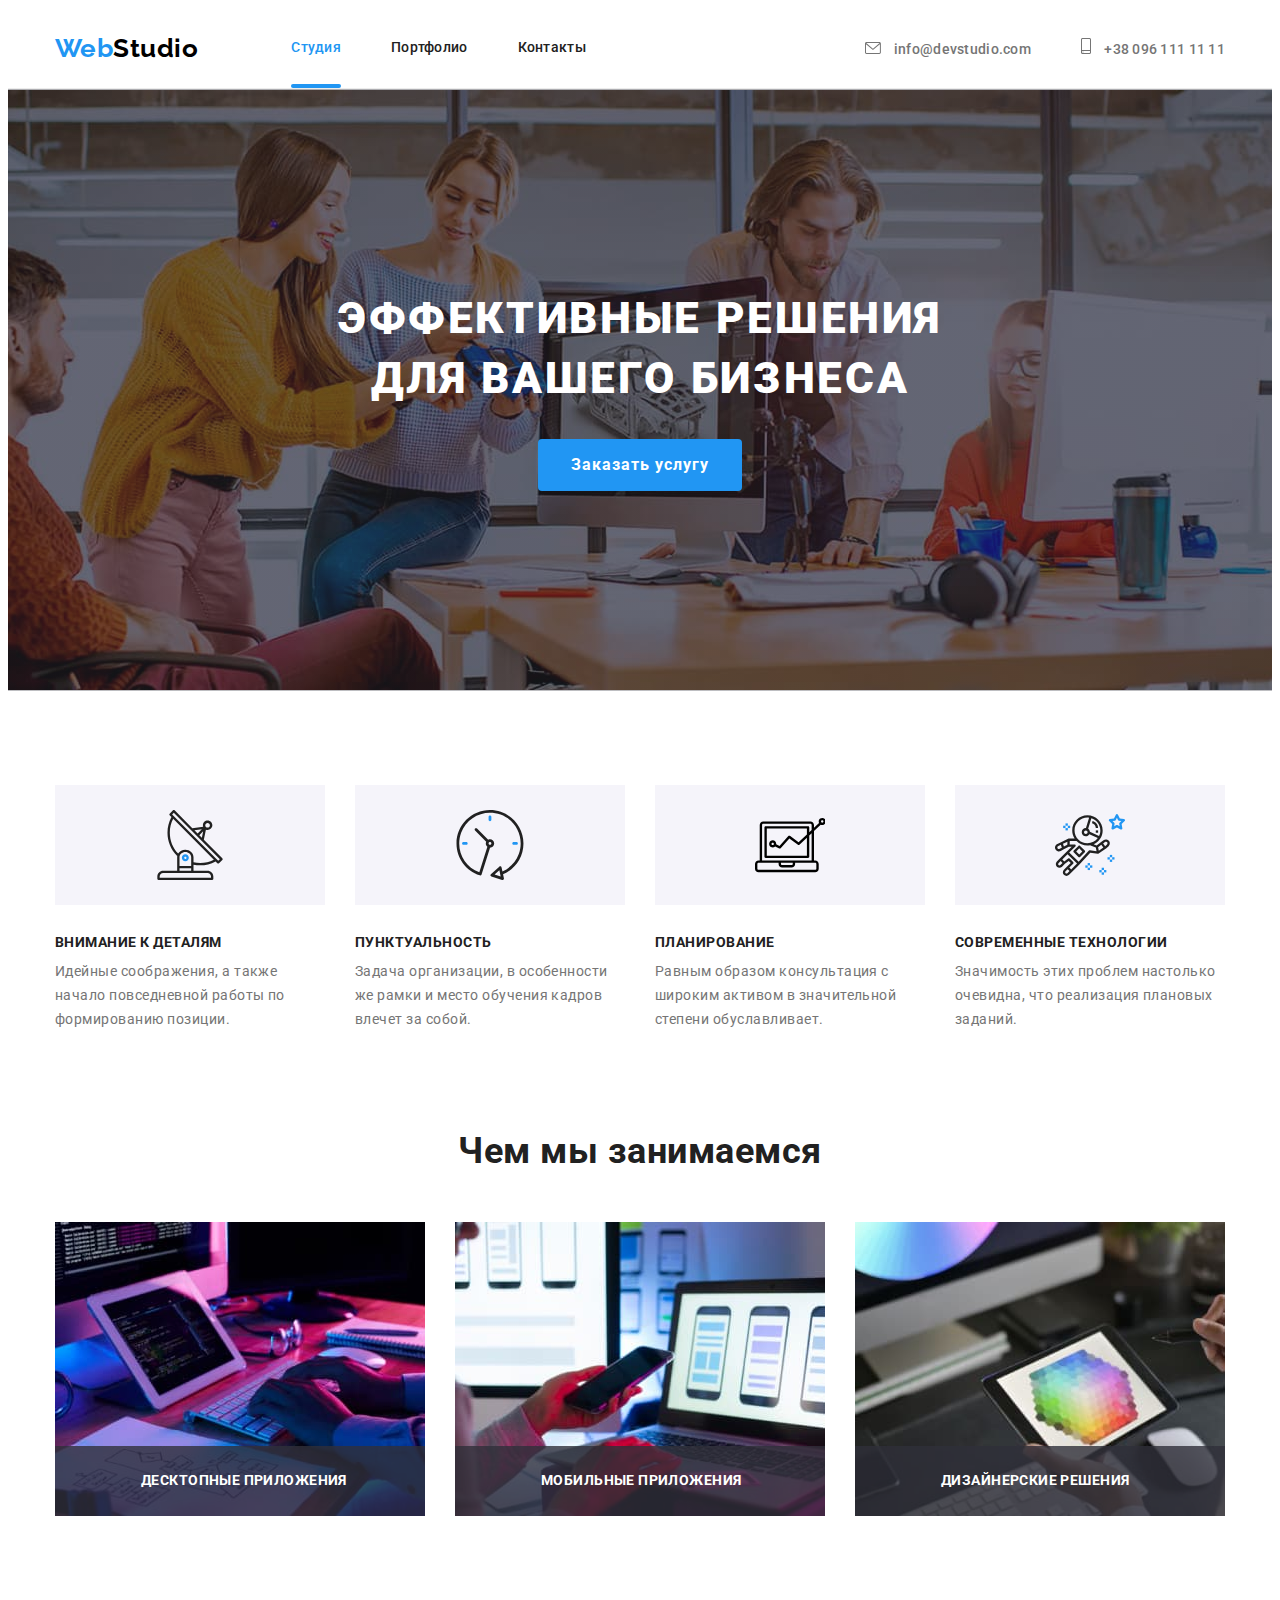
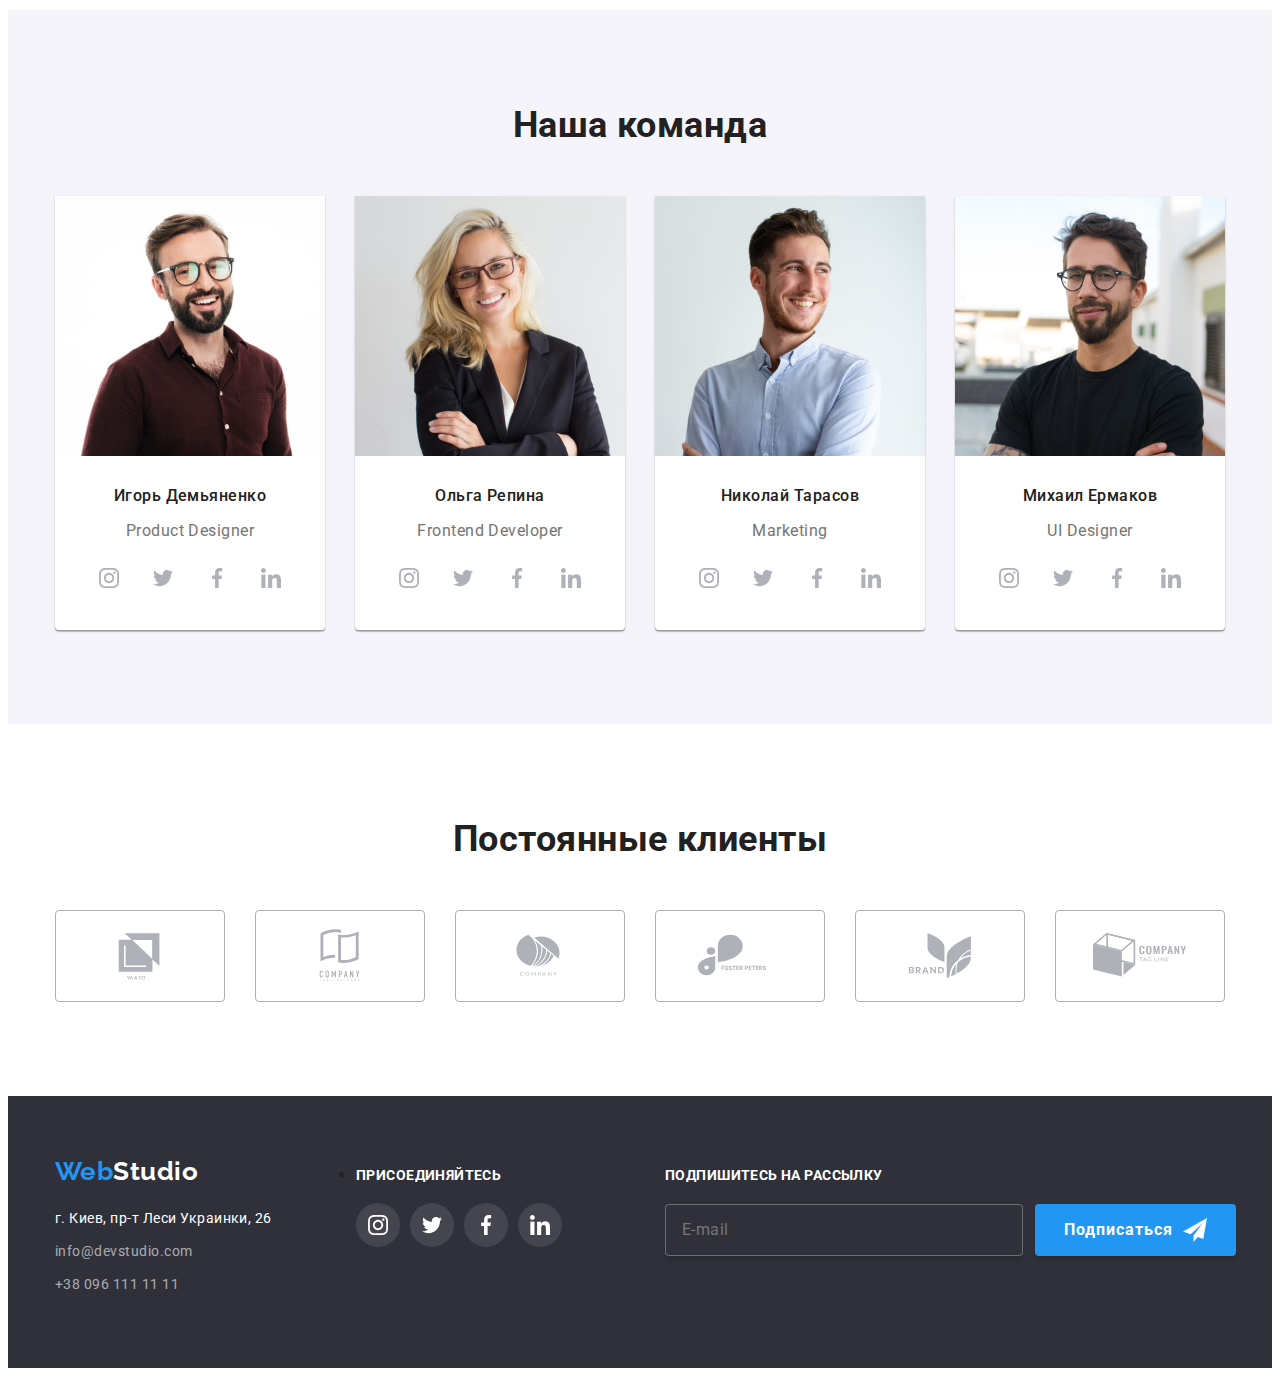
<file: index.html>
<!DOCTYPE html>
<html lang="ru">
<head>
    <meta charset="UTF-8">
    <meta http-equiv="X-UA-Compatible" content="IE=edge">
    <meta name="viewport" content="width=device-width, initial-scale=1.0">
    <title>Document</title>
 <link rel="stylesheet" href="./css/main.min.css">
        <link
            href="https://fonts.googleapis.com/css2?family=Montserrat&family=Raleway:wght@700&family=Roboto:wght@400;500;700;900&display=swap"
            rel="stylesheet">
</head>
<body class="page">

    <!-- Шапка сайта -->
    <header class="page-header">
        <div class="container">
            <div class="main-nav">
            <div class="logo">
        <a href="index.html" class="logo__link"><span class="logo__text">Web</span>Studio</a>

    <ul class="site-nav list">
            <li class="site-nav__item"><a href="index.html" class=" site-nav__link site-nav__link--current">Студия</a></li>
            <li class="site-nav__item"><a href="portfolio.html" class="site-nav__link">Портфолио</a></li>
            <li class="site-nav__item"><a href="" class="site-nav__link">Контакты</a></li>
        </ul>
        </div>

        <ul class="header-contacts list">
            <li class="header-contacts__item">
                <a href="mailto:info@devstudio.com" class="header-contacts__link">
                <svg class="header-contacts__mail-icon" width="16" height="12">
                <use href="./images/icons.svg#icon-envelope"></use>
            </svg>
           
                info@devstudio.com</a>
            </li>
            <li class="header-contacts__item">
                <a href="tel:+380961111111" class=header-contacts__link>
                <svg class="header-contacts__telephone-icon" width="10" height="16">
                    <use href="./images/icons.svg#icon-smartphone"></use>
                </svg>
                +38 096 111 11 11</a></li>
        </ul>
        </div>
        </div>
    </header>
    
<!-- Main Content -->
<main>
    <!-- Hero -->
<section class="hero">
<h1 class="hero__title">Эффективные решения <br> для вашего бизнеса</h1>
<button type="button" class="button" data-modal-open>Заказать услугу</button>
    </section>

    <!-- Features -->
<section class="section">
        <div class="container">
        <h2 class="section-title visually-hidden">Наши преимущества</h2>
        <ul class="features list">
            <li class="features__item">
                <div class="features__card">
                <svg class="features__icon">
                    <use href="./images/icons.svg#icon-antenna"></use>
                </svg>
            </div>
            <h3 class="features__title">Внимание к деталям</h3>
            <p class="features__text text">Идейные соображения, а также начало повседневной работы по формированию позиции.</p>
            </li>
            <li class="features__item">
                <div class="features__card">
                <svg class="features__icon">
                    <use href="./images/icons.svg#icon-clock--"></use>
                </svg>
                </div>
                <h3 class="features__title">Пунктуальность</h3>
                <p class="features__text text">Задача организации, в особенности же рамки и место обучения кадров влечет за собой.</p>
           
            </li>
            <li class="features__item">
                <div class="features__card">
                <svg class="features__icon">
                    <use href="./images/icons.svg#icon-Vector"></use>
                </svg>
                </div>
                <h3 class="features__title">Планирование</h3>
                <p class="features__text text">Равным образом консультация с широким активом в значительной степени обуславливает.</p>
            
            </li>
            <li class="features__item">
                <div class="features__card">
                <svg class="features__icon">
                    <use href="./images/icons.svg#icon-astronaut"></use>
                </svg>
                </div>
                <h3 class="features__title">Современные технологии</h3>
                <p class="features__text text">Значимость этих проблем настолько очевидна, что реализация плановых заданий.</p>
            </li>
        </ul>
        </div>
    </section>
    <!-- Чем занимаемся-->
    <section class="section works">
        <div class="container">
        <h2 class="section-title">Чем мы занимаемся</h2>
        <ul class="work-set list">
            <li class="work-set__item">
                <img src="./images/box1.jpg" alt="Планшет и клавиатура на столе" width="370" class="work-set__pic">
            <span class="work-set__name">Десктопные приложения</span>
            </li>
            <li class="work-set__item">
                <img src="./images/box2.jpg" alt="Ноутбук на столе" width="370"class="work-set__pic">
                <span class="work-set__name">Мобильные приложения</span>
            </li>
            <li class="work-set__item">
                <img src="./images/box3.jpg" alt="Планшет в руках" width="370"class="work-set__pic">
                <span class="work-set__name">Дизайнерские решения</span>
            </li>
        </ul>
        </div>
    </section>

    <!-- Наша команда -->
    <section class="section section-command">
        <div class="container">
        <h2 class="section-title">Наша команда</h2>
        <ul class="command-set list">
            <li class="command-set__item">
                <img src="./images/igor.jpg" alt="Парень в очках" width="270" class="command-set__photo">
                <div class="command-set__card">
                    <h3 class="command-set__name">Игорь Демьяненко</h3>
                <p class="command-set__profession text">Product Designer</p>
                <ul class="social-icons">
                    <li class="social-icons__item list">
                            <a href="#" class="social-icons__link" alt="Посилання на Instagram">
                        <svg class="social-icons__icon">
                            <use href="./images/icons.svg#icon-Instasign"></use>
                        </svg>
                        </a>
                    </li>
                    <li class="social-icons__item list">
                    <a href="#" class="social-icons__link" alt="Посилання на Twitter">
                            <svg class="social-icons__icon">
                                <use href="./images/icons.svg#icon-Twitter"></use>
                            </svg>
                        </a>
                    </li>
                        <li class="social-icons__item list">
                            <a href="#" class="social-icons__link" alt="Посилання на Facebook">
                                <svg class="social-icons__icon">
                                    <use href="./images/icons.svg#icon-facebooksign"></use>
                                </svg>
                            </a>
                        </li>
                        <li class="social-icons__item list">
                            <a href="#" class="social-icons__link" alt="Посилання на Linkedin">
                                <svg class="social-icons__icon">
                                    <use href="./images/icons.svg#icon-INsign"></use>
                                </svg>
                            </a>
                        </li>
                    </ul>
            </li>
    
<li class="command-set__item">
    <img src="./images/olga.jpg" alt="Парень в очках" width="270" class="command-set__photo">
    <div class="command-set__card">
        <h3 class="command-set__name">Ольга Репина</h3>
        <p class="command-set__profession text">Frontend Developer</p>
        <ul class="social-icons">
            <li class="social-icons__item list">
                <a href="#" class="social-icons__link" alt="Посилання на Instagram">
                    <svg class="social-icons__icon">
                        <use href="./images/icons.svg#icon-Instasign"></use>
                    </svg>
                </a>
            </li>
            <li class="social-icons__item list">
                <a href="#" class="social-icons__link" alt="Посилання на Twitter">
                    <svg class="social-icons__icon">
                        <use href="./images/icons.svg#icon-Twitter"></use>
                    </svg>
                </a>
            </li>
            <li class="social-icons__item list">
                <a href="#" class="social-icons__link" alt="Посилання на Facebook">
                    <svg class="social-icons__icon">
                        <use href="./images/icons.svg#icon-facebooksign"></use>
                    </svg>
                </a>
            </li>
            <li class="social-icons__item list">
                <a href="#" class="social-icons__link" alt="Посилання на Linkedin">
                    <svg class="social-icons__icon">
                        <use href="./images/icons.svg#icon-INsign"></use>
                    </svg>
                </a>
            </li>
        </ul>
</li>
<li class="command-set__item">
    <img src="./images/nikolay.jpg" alt="Парень в очках" width="270" class="command-set__photo">
    <div class="command-set__card">
        <h3 class="command-set__name">Николай Тарасов</h3>
        <p class="command-set__profession text">Marketing</p>
        <ul class="social-icons">
            <li class="social-icons__item list">
                <a href="#" class="social-icons__link" alt="Посилання на Instagram">
                    <svg class="social-icons__icon">
                        <use href="./images/icons.svg#icon-Instasign"></use>
                    </svg>
                </a>
            </li>
            <li class="social-icons__item list">
                <a href="#" class="social-icons__link" alt="Посилання на Twitter">
                    <svg class="social-icons__icon">
                        <use href="./images/icons.svg#icon-Twitter"></use>
                    </svg>
                </a>
            </li>
            <li class="social-icons__item list">
                <a href="#" class="social-icons__link" alt="Посилання на Facebook">
                    <svg class="social-icons__icon">
                        <use href="./images/icons.svg#icon-facebooksign"></use>
                    </svg>
                </a>
            </li>
            <li class="social-icons__item list">
                <a href="#" class="social-icons__link" alt="Посилання на Linkedin">
                    <svg class="social-icons__icon">
                        <use href="./images/icons.svg#icon-INsign"></use>
                    </svg>
                </a>
            </li>
        </ul>
</li>
    <li class="command-set__item">
        <img src="./images/mihail.jpg" alt="Парень в очках" width="270" class="command-set__photo">
        <div class="command-set__card">
            <h3 class="command-set__name">Михаил Ермаков</h3>
            <p class="command-set__profession text">UI Designer</p>
            <ul class="social-icons">
                <li class="social-icons__item list">
                    <a href="#" class="social-icons__link" alt="Посилання на Instagram">
                        <svg class="social-icons__icon">
                            <use href="./images/icons.svg#icon-Instasign"></use>
                        </svg>
                    </a>
                </li>
                <li class="social-icons__item list">
                    <a href="#" class="social-icons__link" alt="Посилання на Twitter">
                        <svg class="social-icons__icon">
                            <use href="./images/icons.svg#icon-Twitter"></use>
                        </svg>
                    </a>
                </li>
                <li class="social-icons__item list">
                    <a href="#" class="social-icons__link" alt="Посилання на Facebook">
                        <svg class="social-icons__icon">
                            <use href="./images/icons.svg#icon-facebooksign"></use>
                        </svg>
                    </a>
                </li>
                <li class="social-icons__item list">
                    <a href="#" class="social-icons__link" alt="Посилання на Linkedin">
                        <svg class="social-icons__icon">
                            <use href="./images/icons.svg#icon-INsign"></use>
                        </svg>
                    </a>
                </li>
            </ul>
    </li>
    </ul>
    </div>
    </section>
    <!-- Постоянные клиенты -->
    <section class="section">
        <div class="container">
            <h2 class="section-title">Постоянные клиенты</h2>
            <ul class="clients list">
<li class="clients__item">
    <a href="#" class="clients__link">
        <svg class="clients__icon">
        <use href="./images/icons.svg#icon-Client-1"></use>
        </svg>
    </a>
    </li>
<li class="clients__item">
    <a href="#" class="clients__link">
     <svg class="clients__icon">
     <use href="./images/icons.svg#icon-Client-2"></use>
    </svg>
    </a>
    </li>
    <li class="clients__item">
        <a href="#" class="clients__link">
<svg class="clients__icon">
<use href="./images/icons.svg#icon-Client-3"></use>
</svg>
    </a>
</li>
    <li class="clients__item">
<a href="#" class="clients__link">
<svg class="clients__icon">
<use href="./images/icons.svg#icon-Client-4"></use>
</svg>
</a>
</li>
    <li class="clients__item">
<a href="#" class="clients__link">
<svg class="clients__icon">
<use href="./images/icons.svg#icon-Client-5"></use>
</svg>
</a>
</li>
    <li class="clients__item">
<a href="#" class="clients__link">
<svg class="clients__icon">
<use href="./images/icons.svg#icon-Client-6"></use>
</svg>
</a>
</li>
</ul>
</div>
    </section>
    </main>
 <!-- footer -->
<footer class="footer">
    <div class="container">
<ul class="footer-content">            
<li class="footer-block">
    <div class="footer-auth">
    <div class="page-footer-logo">
<div class="logo page-footer-logo_logo">
    <a href="index.html" class="logo__link"><span class="logo__text">Web</span><span class="logo__text--white">Studio</span></a>
</div>
    <div class="address-box">
    <address class="address-footer">
    <a href="https://goo.gl/maps/piqngm7oDQpEDh6u6" target="_blank" class="address-footer__address">г. Киев, пр-т Леси Украинки,
                26</a>
    </address>

    <address class="address-nav">
    <ul class="address-nav__contacts list">
    <li class="address-nav__mail">
    <a href="mailto:info@devstudio.com" class="address-nav__link">info@devstudio.com</a>
    </li>
    <li><a href="tel:+380961111111" class="address-nav__link">+38 096 111 11 11</a>
                </li>
            </ul>
        </address>
        </div>
    </div>
</li>
<li>
    <div>
        <p class="footer-auth-text">Присоединяйтесь</p>
        <ul class="footer-icons">
            <li class="footer-icons__item list">
                <a href="#" class="footer-icons__link">
                    <svg class="footer-icons__icon" aria-label="Посилання на Instagram">
                        <use href="./images/icons.svg#icon-Instasign"></use>
                    </svg>
                </a>
            </li>
            <li class="footer-icons__item list">
                <a href="#" class="footer-icons__link">
               
                    <svg class="footer-icons__icon" aria-label="Посилання на Twitter">
                        <use href="./images/icons.svg#icon-Twitter"></use>
                    </svg>
                </a>
            </li>
            <li class="footer-icons__item list">
                <a href="#" class="footer-icons__link" aria-label="Посилання на Facebook">
                    <svg class="footer-icons__icon">
                        <use href="./images/icons.svg#icon-facebooksign"></use>
                    </svg>
            </a>
            </li>
            <li class="footer-icons__item list">
                <a href="#" class="footer-icons__link">
                    <svg class="footer-icons__icon" aria-label="Посилання на Linkedin">
                        <use href="./images/icons.svg#icon-INsign"></use>
                    </svg>
                </a>
            </li>
            </ul>
        </div>
</li>
<li class="list">
    <form>
        <p class="footer-form-text">Подпишитесь на рассылку</p>
        <div role="group" class="footer-field">
            <input type="email" class="input-footer" id="email" name="email" placeholder="E-mail">
            <label for="email" class="label-footer">
            </label>
            <button type="submit"class= "button-footer">
                <span class="text-button-send">Подписаться</span>
                <svg class="icon-send">
                    <use href="./images/icons.svg#send"></use>
                </svg>
            </button>
    </div>
    </form>
</li>
        </ul>
</div>
</footer>
<!-- Modal -->
<div class="backdrop is-hidden" data-modal>
    <div class="modal">
        <button type="button" class="modal-close-button" data-modal-close>
            <svg class="close-icon" aria-hidden="true">
                <use href="./images/icons.svg#close-black">
                </use>
            </svg>
        </button>
        <form class="form">
            <h3 class="recall">Оставьте свои данные, мы вам перезвоним</h3>
        <div class="form-field">
            <label for="name" class="form-label">Имя</label>
            <input type="text" class="form-input" name="name" id="name" placeholder=" ">
                <svg class="modal-icon" aria-hidden="true">
                    <use href="./images/icons.svg#person-modal">
                    </use>
                </svg>
            </div>
            <div class="form-field">
            <label for="tel" class="form-label">Телефон</label>
            <input type="tel" class="form-input" name="tel" id="tel" placeholder=" ">
                <svg class="modal-icon" aria-hidden="true">
                    <use href="./images/icons.svg#phone-modal">
                    </use>
                </svg>
         
            </div>
            <div class="form-field">
            <label for="email" class="form-label">Почта</label>
            <input type="email" class="form-input" name="email" id="email" placeholder=" ">
                <svg class="modal-icon" aria-hidden="true">
                    <use href="./images/icons.svg#email-modal">
                    </use>
                </svg>
           
            </div>
            <div class="form-field">
            <label for="feedback" class="form-label">Комментарий</label>
            <textarea class="form-input-feedback" name="feedback" id="feedback" rows="5" placeholder="Введите текст"></textarea>              
            </div>
            <div class="policy-box">
           
            <input type="checkbox" class="form-checkbox" name="policy" id="policy">
            <svg class="checkbox-icon-check">
                <use href="./images/icons.svg#icon-check"></use>
            </svg>
            <svg class="checkbox-icon">
                <use href="./images/icons.svg#vector"></use>
            </svg>
           
            <label for="policy" class="label-policy">Соглашаюсь с рассылкой и принимаю <a class="contract">Условия договора</a>
            </label>
    </div>
            <button type="submit" class="button-send"> Отправить
               
            </button>
            </form>
        </div>
        </form>
    </div>
</div>
<script src="./js/modal.js">

</script>
</body>
</html>
</file>
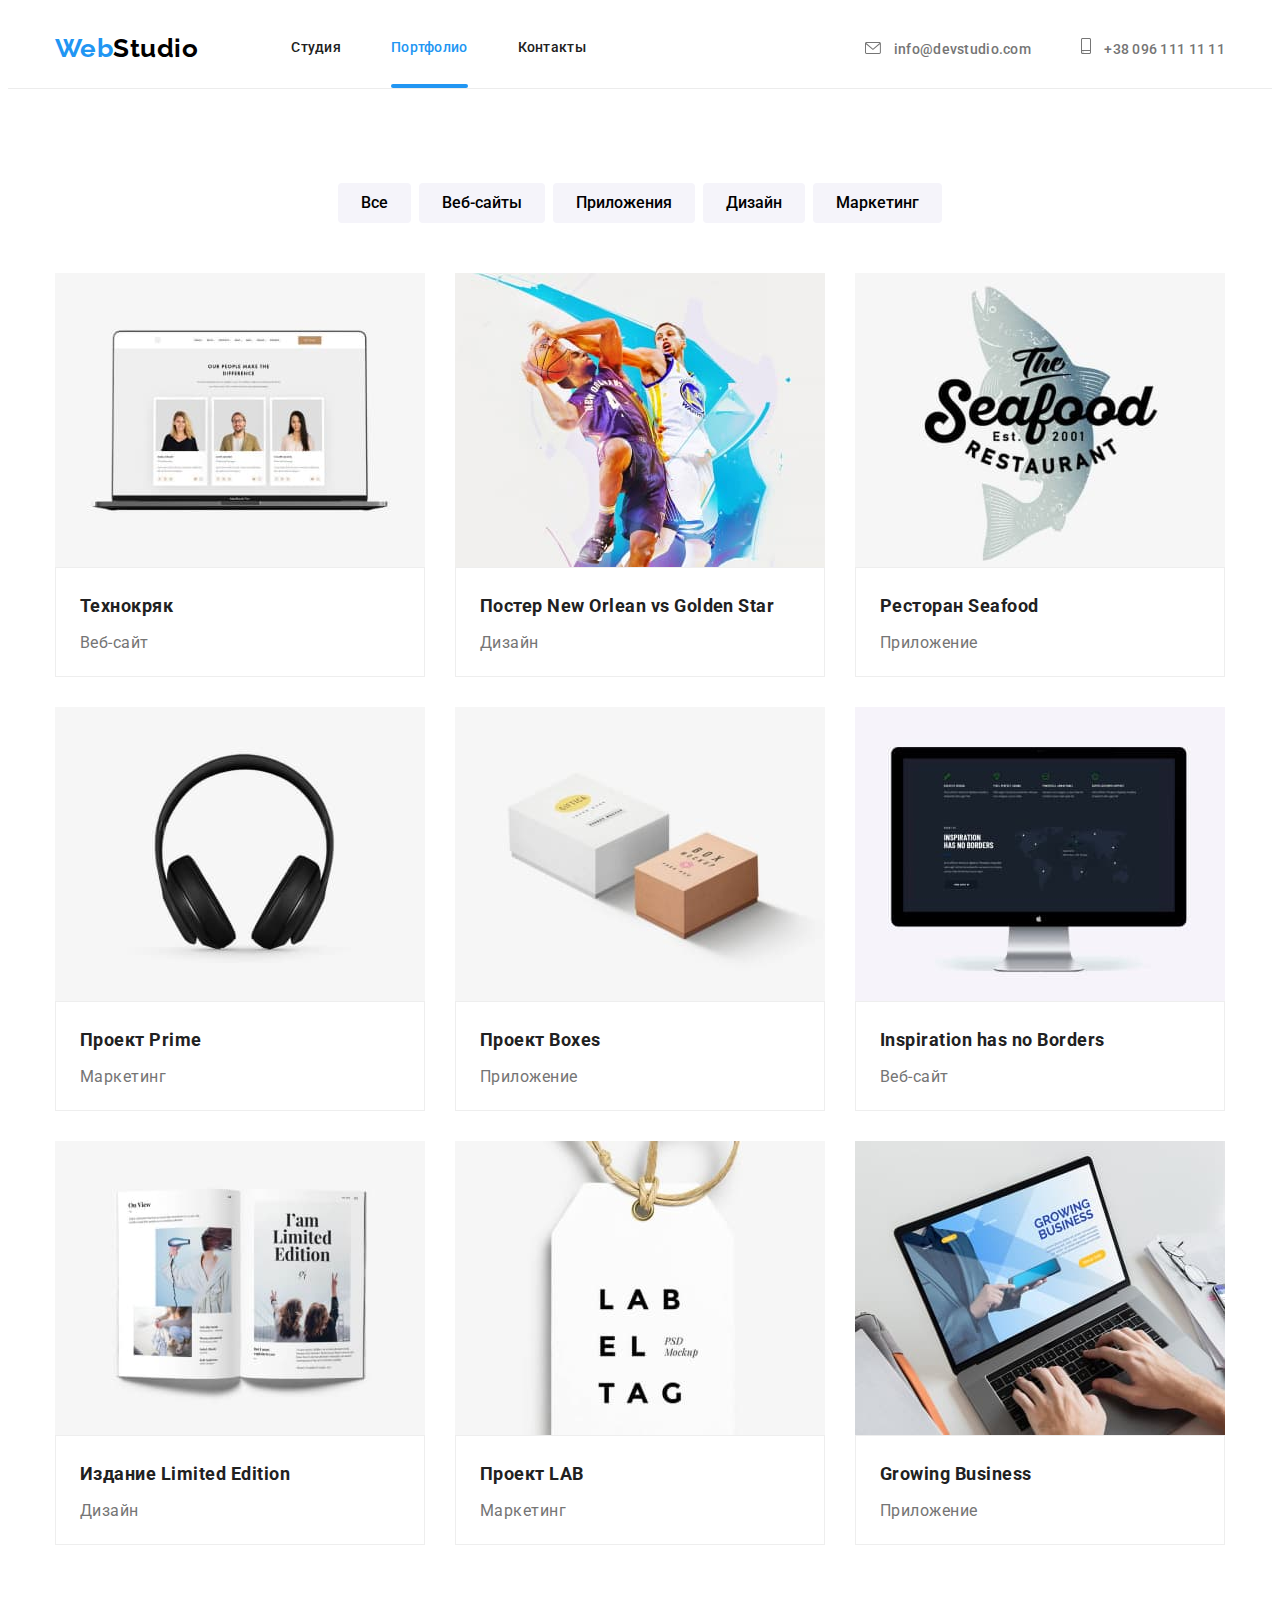
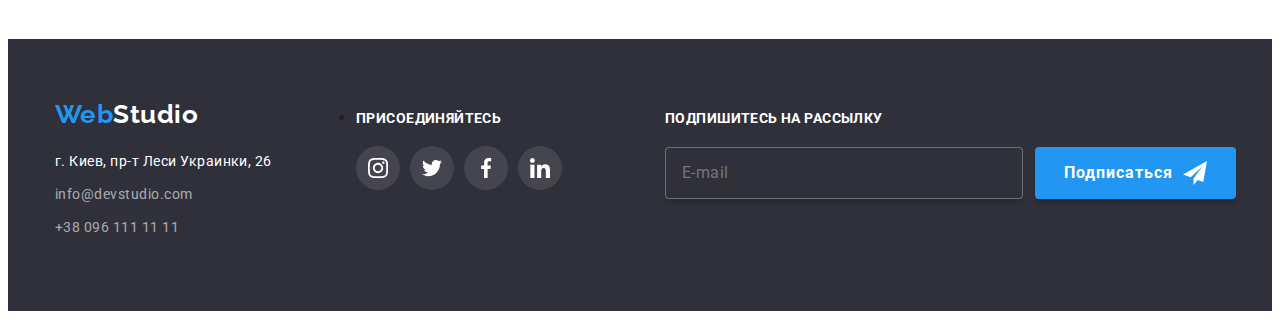
<file: portfolio.html>
<!DOCTYPE html>
<html lang="ru">

<head>
    <meta charset="UTF-8">
    <meta http-equiv="X-UA-Compatible" content="IE=edge">
    <meta name="viewport" content="width=device-width, initial-scale=1.0">
    <title>Document</title>
            <link rel="stylesheet" href="./css/main.min.css">
            <link
                href="https://fonts.googleapis.com/css2?family=Montserrat&family=Raleway:wght@700&family=Roboto:wght@400;500;700;900&display=swap"
                rel="stylesheet">
</head>

<body class="page">
<!-- Шапка сайта -->
<header class="page-header">
    <div class="container">
        <div class="main-nav">
            <div class="logo">
                <a href="index.html" class="logo__link"><span class="logo__text">Web</span>Studio</a>

                <ul class="site-nav list">
                    <li class="site-nav__item"><a href="index.html"
                            class=" site-nav__link">Студия</a></li>
                    <li class="site-nav__item"><a href="portfolio.html" class="site-nav__link site-nav__link--current">Портфолио</a></li>
                    <li class="site-nav__item"><a href="" class="site-nav__link">Контакты</a></li>
                </ul>
            </div>

            <ul class="header-contacts list">
                <li class="header-contacts__item">
                    <a href="mailto:info@devstudio.com" class="header-contacts__link">
                        <svg class="header-contacts__mail-icon" width="16" height="12">
                            <use href="./images/icons.svg#icon-envelope"></use>
                        </svg>

                        info@devstudio.com</a>
                </li>
                <li class="header-contacts__item">
                    <a href="tel:+380961111111" class=header-contacts__link>
                        <svg class="header-contacts__telephone-icon" width="10" height="16">
                            <use href="./images/icons.svg#icon-smartphone"></use>
                        </svg>
                        +38 096 111 11 11</a>
                </li>
            </ul>
        </div>
    </div>
</header>
    <!-- main content -->
    <main>
        <section class="section">
            <div class="container">
            <h1 class="visually-hidden">Портфолио</h1>
            
            <!-- навигация портфолио -->
            <ul class="portfolio-nav list">
                <li class="portfolio-nav__item"><button type="button" class="button-portfolio">Все </button> </li>
                <li class="portfolio-nav__item"><button type="button" class="button-portfolio">Веб-сайты</button></li>
                <li class="portfolio-nav__item"><button type="button" class="button-portfolio">Приложения</button></li>
                <li class="portfolio-nav__item"><button type="button" class="button-portfolio">Дизайн</button></li>
                <li class="portfolio-nav__item"><button type="button" class="button-portfolio">Маркетинг</button></li>
            </ul>
            <!-- примеры работ -->
        <h2 class="visually-hidden">Примеры работ</h2>
        <ul class="products list">
            <li class="products__item">
                <div class="card list">
                    <div class="card-top">
                    <img src="./images/web-up.jpg" alt="Ноутбук" width="370" height="294"
                        class="card-top__image">
                        <div class="card-overlay">
                            <p>Ресурс предлагает комплексные предложения с разным уровнем функционала и сервисов. Все это позволит посетителю получить
                            исчерпывающие сведения о компании или частном лице.</p>
                        </div>
                        </div>
                    <div class="card-down">
                        <h3 class="card-down__title list">Технокряк</h3>
                        <p class="card-down__product-type">Веб-сайт</p>
                    </div>
                </div>
            </li>
            <li class="products__item">
                <div class="card list">
                    <div class="card-top">
                    <img src="./images/design-up.jpg" alt="Два баскетболиста" width="370"
                        height="294" class="card-top__image">
                        <div class="card-overlay">
                            <p></p>
                        </div>
                        </div>
                    <div class="card-down">
                        <h3 class="card-down__title list">Постер New Orlean vs Golden Star</h3>
                        <p class="card-down__product-type">Дизайн</p>
                    </div>
                </div>
            </li>
            <li class="products__item">
                <div  class="card list">
                    <div class="card-top">
                    <img src="./images/app-up.jpg" alt="Рыба" width="370" height="294"
                        class="card-top__image">
                        <div class="card-overlay">
                            <p></p>
                        </div>
                        </div>
                    <div class="card-down">
                        <h3 class="card-down__title list">Ресторан Seafood</h3>
                        <p class="card-down__product-type">Приложение</p>
                    </div>
                </div>
            </li>
            <li class="products__item">
                <div class="card list">
                <div class="card-top">
                <img src="./images/marketing-middle.jpg" alt="Наушники" width="370"
                        height="294" class="card-top__image">
                        <div class="card-overlay">
                            <p></p>
                        </div>
                        </div>
                    <div class="card-down">
                        <h3 class="card-down__title list">Проект Prime</h3>
                        <p class="card-down__product-type">Маркетинг</p>
                    </div>
                </div>
            </li>
            <li class="products__item">
                <div  class="card list">
                    <div class="card-top">
                    <img src="./images/app-middle.jpg" alt="Две коробки" width="370"
                        height="294" class="card-top__image">
                        <div class="card-overlay">
                            <p></p>
                        </div>
                        </div>
                    <div class="card-down">
                        <h3 class="card-down__title list">Проект Boxes</h3>
                        <p class="card-down__product-type">Приложение</p>
                    </div>
                </div>
            </li>
            <li class="products__item">
                <div  class="card list">
                <div class="card-top">
                <img src="./images/web-middle.jpg" alt="Экран" width="370"
                        height="294" class="card-top__image">
                        <div class="card-overlay">
                            <p></p>
                        </div>
                        </div>
                    <div class="card-down">
                        <h3 class="card-down__title list">Inspiration has no Borders</h3>
                        <p class="card-down__product-type">Веб-сайт</p>
                    </div>
                </div>
            </li>
            <li class="products__item">
                <div class="card list">
                    <div class="card-top">
                    <img src="./images/design-down.jpg" alt="Журнал" width="370"
                        height="294" class="card-top__image">
                        <div class="card-overlay">
                            <p></p>
                        </div>
                        </div>
                    <div class="card-down">
                        <h3 class="card-down__title list">Издание Limited Edition</h3>
                        <p class="card-down__product-type">Дизайн</p>
                    </div>
                </div>
            </li>
            <li class="products__item">
                <div class="card list">
                <div class="card-top">
                <img src="./images/marketing-down.jpg" alt="Бирка с логотипом"
                        width="370" height="294" class="card-top__image">
                        <div class="card-overlay">
                            <p></p>
                        </div>
                        </div>
                    <div class="card-down">
                        <h3 class="card-down__title list">Проект LAB</h3>
                        <p class="card-down__product-type">Маркетинг</p>
                    </div>
                </div>
            </li>
            <li class="products__item">
                <div class="card list">
                    <div class="card-top">
                    <img src="./images/app-down.jpg" alt="Руки и ноутбук" width="370"
                        height="294" class="card-top__image">
                        <div class="card-overlay">
                            <p></p>
                        </div>
                        </div>
                    <div class="card-down">
                        <h3 class="card-down__title list">Growing Business</h3>
                        <p class="card-down__product-type">Приложение</p>
                    </div>
                </div>
            </li>
        </ul>
        </div>
        </section>
        </main>

<!-- footer -->
<footer class="footer">
    <div class="container">
        <ul class="footer-content">
            <li class="footer-block">
                <div class="footer-auth">
                    <div class="page-footer-logo">
                        <div class="logo page-footer-logo_logo">
                            <a href="index.html" class="logo__link"><span class="logo__text">Web</span><span
                                    class="logo__text--white">Studio</span></a>
                        </div>
                        <div class="address-box">
                            <address class="address-footer">
                                <a href="https://goo.gl/maps/piqngm7oDQpEDh6u6" target="_blank"
                                    class="address-footer__address">г. Киев, пр-т Леси Украинки,
                                    26</a>
                            </address>

                            <address class="address-nav">
                                <ul class="address-nav__contacts list">
                                    <li class="address-nav__mail">
                                        <a href="mailto:info@devstudio.com"
                                            class="address-nav__link">info@devstudio.com</a>
                                    </li>
                                    <li><a href="tel:+380961111111" class="address-nav__link">+38 096 111 11 11</a>
                                    </li>
                                </ul>
                            </address>
                        </div>
                    </div>
            </li>
            <li>
                <div>
                    <p class="footer-auth-text">Присоединяйтесь</p>
                    <ul class="footer-icons">
                        <li class="footer-icons__item list">
                            <a href="#" class="footer-icons__link">
                                <svg class="footer-icons__icon" aria-label="Посилання на Instagram">
                                    <use href="./images/icons.svg#icon-Instasign"></use>
                                </svg>
                            </a>
                        </li>
                        <li class="footer-icons__item list">
                            <a href="#" class="footer-icons__link">

                                <svg class="footer-icons__icon" aria-label="Посилання на Twitter">
                                    <use href="./images/icons.svg#icon-Twitter"></use>
                                </svg>
                            </a>
                        </li>
                        <li class="footer-icons__item list">
                            <a href="#" class="footer-icons__link" aria-label="Посилання на Facebook">
                                <svg class="footer-icons__icon">
                                    <use href="./images/icons.svg#icon-facebooksign"></use>
                                </svg>
                            </a>
                        </li>
                        <li class="footer-icons__item list">
                            <a href="#" class="footer-icons__link">
                                <svg class="footer-icons__icon" aria-label="Посилання на Linkedin">
                                    <use href="./images/icons.svg#icon-INsign"></use>
                                </svg>
                            </a>
                        </li>
                    </ul>
                </div>
            </li>
            <li class="list">
                <form>
                    <p class="footer-form-text">Подпишитесь на рассылку</p>
                    <div role="group" class="footer-field">
                        <input type="email" class="input-footer" id="email" name="email" placeholder="E-mail">
                        <label for="email" class="label-footer">
                        </label>
                        <button type="submit" class="button-footer">
                            <span class="text-button-send">Подписаться</span>
                            <svg class="icon-send">
                                <use href="./images/icons.svg#send"></use>
                            </svg>
                        </button>
                    </div>
                </form>
            </li>
        </ul>
    </div>
</footer>
</body>

</html>
</file>
<file: css/main.min.css>
body{background-color:#fff;color:#212121;font-family:Roboto,sans-serif;letter-spacing:.03em}a{text-decoration:none}.visually-hidden{position:absolute;width:1px;height:1px;margin:-1px;border:0;padding:0;white-space:nowrap;-webkit-clip-path:inset(100%);clip-path:inset(100%);clip:rect(0 0 0 0);overflow:hidden}.section{color:#212121;padding-top:94px;padding-bottom:94px}.section-title{font-weight:700;font-size:36px;line-height:1.17;text-align:center;margin-top:0;margin-bottom:50px}.list{list-style:none;margin-top:0px;margin-bottom:0px;padding-left:0}.container{margin-left:auto;margin-right:auto;width:1200px;padding-left:15px;padding-right:15px}.text{margin-top:0}/*! modern-normalize v1.1.0 | MIT License | https://github.com/sindresorhus/modern-normalize */*,::before,::after{-webkit-box-sizing:border-box;box-sizing:border-box}html{line-height:1.15;-webkit-text-size-adjust:100%;-moz-tab-size:4;-o-tab-size:4;tab-size:4}hr{height:0;color:inherit}abbr[title]{-webkit-text-decoration:underline dotted;text-decoration:underline dotted}b,strong{font-weight:bolder}code,kbd,samp,pre{font-family:ui-monospace,SFMono-Regular,Consolas,"Liberation Mono",Menlo,monospace;font-size:1em}small{font-size:80%}sub,sup{font-size:75%;line-height:0;position:relative;vertical-align:baseline}sub{bottom:-0.25em}sup{top:-0.5em}table{text-indent:0;border-color:inherit}button,input,optgroup,select,textarea{font-family:inherit;font-size:100%;line-height:1.15;margin:0}button,select{text-transform:none}button,[type=button],[type=reset],[type=submit]{-webkit-appearance:button}::-moz-focus-inner{border-style:none;padding:0}:-moz-focusring{outline:1px dotted ButtonText}:-moz-ui-invalid{box-shadow:none}legend{padding:0}progress{vertical-align:baseline}::-webkit-inner-spin-button,::-webkit-outer-spin-button{height:auto}[type=search]{-webkit-appearance:textfield;outline-offset:-2px}::-webkit-search-decoration{-webkit-appearance:none}::-webkit-file-upload-button{-webkit-appearance:button;font:inherit}summary{display:list-item}header{border-bottom:1px solid #ececec}.main-nav{display:-webkit-box;display:-ms-flexbox;display:flex;-webkit-box-align:center;-ms-flex-align:center;align-items:center}.site-nav{display:-webkit-box;display:-ms-flexbox;display:flex;margin-left:93px}.site-nav__item{margin-right:50px}.site-nav__item:not(:last-child){margin-right:50 px}.site-nav__link{display:block;padding-top:32px;padding-bottom:32px;color:#212121;letter-spacing:.02em;font-weight:500;font-size:14px;line-height:1.14;text-decoration:none;position:relative;-webkit-transition:color 250ms cubic-bezier(0.4, 0, 0.2, 1);transition:color 250ms cubic-bezier(0.4, 0, 0.2, 1)}.site-nav__link:hover,.site-nav__link:focus{color:#2196f3}.site-nav__link--current{color:#2196f3}.site-nav__link--current::after{content:"";position:absolute;width:100%;height:4px;background-color:#2196f3;border-radius:2px;display:block;bottom:0;left:0;-webkit-transition:-webkit-transform 250ms cubic-bezier(0.4, 0, 0.2, 1);transition:-webkit-transform 250ms cubic-bezier(0.4, 0, 0.2, 1);transition:transform 250ms cubic-bezier(0.4, 0, 0.2, 1);transition:transform 250ms cubic-bezier(0.4, 0, 0.2, 1), -webkit-transform 250ms cubic-bezier(0.4, 0, 0.2, 1)}.site-nav__link--current:hover::after{-webkit-transform:scaleX(1);transform:scaleX(1)}.header-contacts{display:-webkit-box;display:-ms-flexbox;display:flex;margin-left:auto;-webkit-box-align:baseline;-ms-flex-align:baseline;align-items:baseline}.header-contacts__link{-webkit-transition:color 250ms cubic-bezier(0.4, 0, 0.2, 1);transition:color 250ms cubic-bezier(0.4, 0, 0.2, 1);color:#757575;letter-spacing:.02em;text-decoration:none;font-weight:500;font-size:14px;line-height:1.14;padding-top:32px;padding-bottom:32px}.header-contacts__link:hover,.header-contacts__link:focus{color:#2196f3}.header-contacts__item+.header-contacts__item{margin-left:50px}.header-contacts__mail-icon{margin-right:10px;fill:#757575;-webkit-transition:fill 250ms cubic-bezier(0.4, 0, 0.2, 1);transition:fill 250ms cubic-bezier(0.4, 0, 0.2, 1)}.header-contacts__link:hover .header-contacts__mail-icon,.header-contacts__link:focus .header-contacts__mail-icon{fill:#2196f3}.header-contacts__telephone-icon{margin-right:10px;fill:#757575;-webkit-transition:fill 250ms cubic-bezier(0.4, 0, 0.2, 1);transition:fill 250ms cubic-bezier(0.4, 0, 0.2, 1)}.header-contacts__link:hover .header-contacts__telephone-icon,.header-contacts__link:focus .header-contacts__telephone-icon{fill:#2196f3}.clients{text-align:center;padding:0;display:-webkit-box;display:-ms-flexbox;display:flex;-webkit-box-pack:center;-ms-flex-pack:center;justify-content:center}.clients__item:not(:last-child){margin-right:30px}.clients__icon{width:106px;height:60px;fill:#afb1b8;-webkit-transition:fill 250ms cubic-bezier(0.4, 0, 0.2, 1);transition:fill 250ms cubic-bezier(0.4, 0, 0.2, 1)}.clients__link:hover .clients__icon,.clients__link:focus .clients__icon{fill:#2196f3}.clients__link{border:1px solid #afb1b8;width:170px;height:92px;border-radius:4px;display:-webkit-box;display:-ms-flexbox;display:flex;text-align:center;-webkit-box-pack:center;-ms-flex-pack:center;justify-content:center;-webkit-box-align:center;-ms-flex-align:center;align-items:center;-webkit-transition:border 250ms cubic-bezier(0.4, 0, 0.2, 1);transition:border 250ms cubic-bezier(0.4, 0, 0.2, 1)}.clients__link:hover,.clients__link:focus{border:1px solid #2196f3;border-radius:4px}.section-command{background-color:#f5f4fa}.command-set{display:-webkit-box;display:-ms-flexbox;display:flex}.command-set__item{background-color:#fff;-webkit-box-shadow:0px 1px 3px rgba(0,0,0,.12),0px 1px 1px rgba(0,0,0,.14),0px 2px 1px rgba(0,0,0,.2);box-shadow:0px 1px 3px rgba(0,0,0,.12),0px 1px 1px rgba(0,0,0,.14),0px 2px 1px rgba(0,0,0,.2);border-radius:0px 0px 4px 4px;border:none;outline:none}.command-set__item:not(:last-child){margin-right:30px}.command-set__card{padding-top:30px;padding-bottom:30px}.command-set__photo{display:block}.command-set__name{font-weight:500;font-size:16px;line-height:1.19;text-align:center;margin-top:0;margin-bottom:10}.command-set__profession{color:#757575;font-size:16px;line-height:1.19;text-align:center;margin-bottom:16px;margin-top:0}.social-icons{text-align:center;padding:0;display:-webkit-box;display:-ms-flexbox;display:flex;padding-right:32px;padding-left:32px}.social-icons__item:not(:last-child){margin-right:10px}.social-icons__icon{width:20px;height:20px;fill:#afb1b8;-webkit-transition:fill 250ms cubic-bezier(0.4, 0, 0.2, 1);transition:fill 250ms cubic-bezier(0.4, 0, 0.2, 1)}.social-icons__link:hover .social-icons__icon,.social-icons__link:focus .social-icons__icon{fill:#fff}.social-icons__link{width:44px;height:44px;border-radius:50%;background-color:#fff;display:-webkit-box;display:-ms-flexbox;display:flex;-webkit-box-pack:center;-ms-flex-pack:center;justify-content:center;-webkit-box-align:center;-ms-flex-align:center;align-items:center;-webkit-transition:background-color 250ms cubic-bezier(0.4, 0, 0.2, 1);transition:background-color 250ms cubic-bezier(0.4, 0, 0.2, 1)}.social-icons__link:focus,.social-icons__link:hover{background-color:#2196f3;cursor:pointer}.name-command{padding-top:30px;padding-bottom:30px;background-color:#fff}.features{display:-webkit-box;display:-ms-flexbox;display:flex;list-style:none}.features__title{color:#212121;font-weight:700;font-size:14px;line-height:1.14;text-transform:uppercase;margin-top:0;margin-bottom:10px}.features__text{color:#757575;font-size:14px;line-height:1.71;margin-top:0;margin-bottom:0}.features__item{width:270px;height:251px}.features__item:not(:last-child){margin-right:30px}.features__icon{width:70px;height:70px}.features__card{display:-webkit-box;display:-ms-flexbox;display:flex;-webkit-box-pack:center;-ms-flex-pack:center;justify-content:center;-webkit-box-align:center;-ms-flex-align:center;align-items:center;width:270px;height:120px;background-color:#f5f4fa;margin-bottom:30px}.footer{padding-top:60px;padding-bottom:60px;background-color:#2f303a}.footer-content{display:-webkit-box;display:-ms-flexbox;display:flex;-webkit-box-align:center;-ms-flex-align:center;align-items:center;padding:0;-webkit-box-align:baseline;-ms-flex-align:baseline;align-items:baseline;margin:0}.footer-block{margin-right:70px}.footer-content .footer-block{display:inline-block}.address-box{width:231px;height:81px}.address-footer{margin-bottom:9px}address{font-style:normal}.address-footer__address{color:#fff;background-color:#2f303a;font-size:14px;line-height:1.71;text-decoration:none;-webkit-transition:color 250ms cubic-bezier(0.4, 0, 0.2, 1);transition:color 250ms cubic-bezier(0.4, 0, 0.2, 1)}.address-footer__address:hover,.address-footer__address:focus{color:#2196f3}.address-nav__mail{margin-bottom:9px}.address-nav__link{text-decoration:none;font-size:14px;line-height:1.71;color:rgba(255,255,255,.6);background-color:#2f303a}.footer-auth-text{letter-spacing:.03em;font-weight:700;font-size:14px;line-height:1,14;display:inline-block;text-transform:uppercase;color:#fff;margin-bottom:20px}.footer-icons{padding:0;display:-webkit-box;display:-ms-flexbox;display:flex;-ms-flex-wrap:nowrap;flex-wrap:nowrap}.footer-icons__item{display:inline-block}.footer-icons__link{width:44px;height:44px;border-radius:50%;background-color:rgba(255,255,255,.1);margin-right:10px;display:-webkit-box;display:-ms-flexbox;display:flex;-webkit-box-align:center;-ms-flex-align:center;align-items:center;-webkit-box-pack:center;-ms-flex-pack:center;justify-content:center;-webkit-transition:background-color 250ms cubic-bezier(0.4, 0, 0.2, 1);transition:background-color 250ms cubic-bezier(0.4, 0, 0.2, 1)}.footer-icons__link:hover,.footer-icons__link:focus{background-color:#2196f3}.footer-icons__icon{width:20px;height:20px;fill:#fff;text-align:center;-webkit-transition:color 250ms cubic-bezier(0.4, 0, 0.2, 1);transition:color 250ms cubic-bezier(0.4, 0, 0.2, 1)}.footer-icons__link:hover .footer-icons__icon,.footer-icons__link:focus .footer-icons__icon{color:#fff}.hero{text-align:center;padding-top:200px;padding-bottom:200px;background-image:-webkit-gradient(linear, left top, left bottom, from(rgba(47, 48, 58, 0.4)), to(rgba(47, 48, 58, 0.4))),url(../images/hero\ image.jpg);background-image:linear-gradient(rgba(47, 48, 58, 0.4), rgba(47, 48, 58, 0.4)),url(../images/hero\ image.jpg);background-repeat:no-repeat;background-position:center;background-size:cover;background-attachment:scroll;background-size:1600px auto}.hero__title{color:#fff;letter-spacing:.06em;font-weight:900;font-size:44px;line-height:1.36;text-transform:uppercase;margin-top:0px;margin-bottom:30px}.button{color:#fff;background-color:#2196f3;font-weight:700;letter-spacing:.06em;font-family:inherit;font-size:16px;line-height:1.87;text-align:center;border-radius:4px;padding:10px 32px;display:inline-block;border:1px solid rgba(0,0,0,0);margin-bottom:0px;margin-top:0px;min-width:200px}.logo{display:-webkit-box;display:-ms-flexbox;display:flex;-webkit-box-align:center;-ms-flex-align:center;align-items:center}.logo__link,.logo-footer{color:#000;font-family:Raleway,sans-serif;font-weight:700;font-size:26px;line-height:1.19;text-decoration:none}.logo__text{color:#2196f3}.logo__text--white{color:#fff}.page-footer-logo{margin-bottom:20px;text-decoration:none}.page-footer-logo_logo{margin-bottom:20px;text-decoration:none;display:block}.backdrop{position:fixed;top:0;left:0;width:100%;height:100%;background-color:rgba(0,0,0,.2);z-index:20;-webkit-transition:opacity 500ms,visibility 500ms;transition:opacity 500ms,visibility 500ms}.modal{position:absolute;left:50%;top:50%;-webkit-transform:translate(-50%, -50%);transform:translate(-50%, -50%);width:528px;min-height:500px;background-color:#fff;border-radius:4px;-webkit-box-shadow:1px 3px rgba(0,0,0,.12),0px 1px 1px rgba(0,0,0,.14),0px 2px 1px rgba(0,0,0,.2);box-shadow:1px 3px rgba(0,0,0,.12),0px 1px 1px rgba(0,0,0,.14),0px 2px 1px rgba(0,0,0,.2)}.modal-close-button{position:absolute;width:30px;height:30px;border-radius:50%;border:1px solid rgba(0,0,0,.1);top:8px;right:8px;display:-webkit-box;display:-ms-flexbox;display:flex;-webkit-box-align:center;-ms-flex-align:center;align-items:center;-webkit-box-pack:center;-ms-flex-pack:center;justify-content:center;background-color:#fff}.modal-close-button:focus,.modal-close-button:hover{cursor:pointer}.is-hidden{opacity:0;visibility:hidden;pointer-events:none}.close-icon{width:18px;height:18px;fill:#000}.close-icon:focus,.close-icon:hover{fill:#2196f3}.form{padding:40px}.recall{margin-bottom:12px;width:448px;font-family:inherit;font-weight:700;font-size:20px;line-height:1.15;text-align:center;letter-spacing:.03em;color:var(--primary-text-colour);margin-top:0;text-align:center;white-space:nowrap}.form-field{position:relative;display:block}.form-label{font-family:inherit;font-weight:400;font-size:12px;line-height:1.17;letter-spacing:.01em;color:#757575;margin-bottom:4px;display:block}.form-input{margin-bottom:10px;padding:11px 12px;padding-left:42px;font:inherit;border-radius:4px;border:1px solid #212121;width:448px;height:40px;opacity:20%;outline:none;-webkit-transition:border 250ms cubic-bezier(0.4, 0, 0.2, 1);transition:border 250ms cubic-bezier(0.4, 0, 0.2, 1)}.form-input:focus,.form-input:hover{border:1px solid #2196f3;opacity:100%;cursor:pointer}.form-input-feedback{margin-bottom:20px;padding:12px 16px;font-style:inherit;border-radius:4px;border:1px solid #212121;width:448px;height:120px;opacity:20%;color:rgba(117,117,117,.5);font-family:inherit;font-weight:400;font-size:14px;line-height:1.14;letter-spacing:.01em;outline:none;-webkit-transition:color 250ms cubic-bezier(0.4, 0, 0.2, 1);transition:color 250ms cubic-bezier(0.4, 0, 0.2, 1)}.form-input-feedback:focus,.form-input-feedback:hover{color:#2196f3;border:1px solid #2196f3;opacity:100%;cursor:pointer}.contract{text-decoration:underline;color:#2196f3;margin-left:4px}.label-policy{width:100%;color:#757575;padding-left:8.38px;font-family:inherit;font-weight:400;font-size:14px;line-height:1.71;letter-spacing:.03em;display:-webkit-box;display:-ms-flexbox;display:flex;-webkit-box-align:center;-ms-flex-align:center;align-items:center}input[type=checkbox]{position:absolute;left:12px;-webkit-appearance:none;-moz-appearance:none;appearance:none;padding:10px;z-index:2}.policy-box{display:-webkit-box;display:-ms-flexbox;display:flex;-webkit-box-align:center;-ms-flex-align:center;align-items:center;-webkit-box-pack:center;-ms-flex-pack:center;justify-content:center;margin-bottom:30px;padding-left:12px;position:relative}.button-send{background-color:#2196f3;text-align:center;font-family:inherit;font-weight:700;font-size:16px;line-height:1.87;letter-spacing:.06em;color:#fff;min-width:200px;min-height:50px;-webkit-box-shadow:0px 4px 4px rgba(0,0,0,.15);box-shadow:0px 4px 4px rgba(0,0,0,.15);border-radius:4px;border:1px solid rgba(0,0,0,0);display:block;margin-left:auto;margin-right:auto}.button-send:hover,.button-send:focus{cursor:pointer}.modal-icon{position:absolute;top:29px;left:12px;bottom:11px;display:inline-block;fill:v #212121;width:18px;height:18px;-webkit-transition:fill 250ms cubic-bezier(0.4, 0, 0.2, 1);transition:fill 250ms cubic-bezier(0.4, 0, 0.2, 1)}.form-input:hover~.modal-icon,.form-input:focus~.modal-icon{fill:#2196f3}.checkbox-icon{display:inline-block;width:17px;height:16px}.form-checkbox:checked~.checkbox-icon{opacity:0%}.checkbox-icon-check{position:absolute;display:inline-block;width:17px;height:16px;left:12px;z-index:1;opacity:0;fill:#fff;pointer-events:all;border-color:#2196f3;background-origin:border-box;-webkit-transition:opacity 250ms cubic-bezier(0.4, 0, 0.2, 1);transition:opacity 250ms cubic-bezier(0.4, 0, 0.2, 1)}.form-checkbox:checked+.checkbox-icon-check{opacity:100%}.checkbox-icon-check:hover,.checkbox-icon-check:focus{cursor:pointer}.label-footer{position:absolute;color:rgba(255,255,255,.6);letter-spacing:.03em;font-family:inherit;font-weight:400;font-size:16px;line-height:1.25;left:16px;top:15px}.input-footer:focus+.label-footer{visibility:hidden}.footer-field{position:relative;margin-left:93px;display:-webkit-box;display:-ms-flexbox;display:flex;-ms-flex-wrap:nowrap;flex-wrap:nowrap}.button-footer{background-color:#2196f3;text-align:center;font-family:inherit;font-weight:700;font-size:16px;line-height:1.87;letter-spacing:.06em;color:#fff;min-width:200px;min-height:50px;-webkit-box-shadow:0px 4px 4px rgba(0,0,0,.15);box-shadow:0px 4px 4px rgba(0,0,0,.15);border-radius:4px;border:1px solid rgba(0,0,0,0);display:inline-block;margin-left:12px;margin-top:0px;padding:10px 28px 10px 28px;display:-webkit-box;display:-ms-flexbox;display:flex;text-align:center;-webkit-box-align:center;-ms-flex-align:center;align-items:center}.input-footer{min-width:358px;min-height:50px;border-radius:4px;-webkit-box-shadow:0px 4px 4px rgba(0,0,0,.15);box-shadow:0px 4px 4px rgba(0,0,0,.15);border:1px solid rgba(255,255,255,.3);background-color:#2f303a;margin-left:0px;padding-left:16px;padding-top:15px;padding-bottom:15px;color:rgba(255,255,255,.6);letter-spacing:.03em;font-family:inherit;font-weight:400;font-size:16px;line-height:1.25;-webkit-transition:-webkit-transform 250ms cubic-bezier(0.4, 0, 0.2, 1);transition:-webkit-transform 250ms cubic-bezier(0.4, 0, 0.2, 1);transition:transform 250ms cubic-bezier(0.4, 0, 0.2, 1);transition:transform 250ms cubic-bezier(0.4, 0, 0.2, 1), -webkit-transform 250ms cubic-bezier(0.4, 0, 0.2, 1)}.input-footer:focus{outline:none}.footer-form-text{margin-left:93px;margin-bottom:20px;letter-spacing:.03em;font-weight:700;font-size:14px;line-height:1.14;display:inline-block;text-transform:uppercase;color:#fff}.icon-send{width:24px;height:24px;margin-left:10px;fill:#fff}.text-button-send{margin-right:0px;padding:0px}.works{padding:0px 0px 94px}.work-set{display:-webkit-box;display:-ms-flexbox;display:flex}.work-set__item{position:relative}.work-set .work-set__item+.work-set__item{margin-left:30px}.work-set__item::before{content:"";background-color:rgba(47,48,58,.8);width:100%;height:70px;position:absolute;bottom:0}.work-set__name{font-weight:700;font-size:14px;line-height:1.14;text-align:center;letter-spacing:.03em;text-transform:uppercase;position:absolute;left:86px;bottom:27px;color:#fff}.work-set__pic{display:block}.portfolio-nav{color:#212121;text-align:center;display:-webkit-box;display:-ms-flexbox;display:flex;-webkit-box-pack:center;-ms-flex-pack:center;justify-content:center;padding-bottom:16px;margin-bottom:34px}.portfolio-nav__item:not(:last-child){margin-right:8px}.button-portfolio{background-color:#f5f4fa;font-family:inherit;font-weight:500;font-size:16px;line-height:1.62;text-align:center;cursor:pointer;padding:6px 22px;border:1px solid rgba(0,0,0,0);display:inline-block;min-width:73px;border-radius:4px;-webkit-transition:background-color 250ms cubic-bezier(0.4, 0, 0.2, 1),color 250ms cubic-bezier(0.4, 0, 0.2, 1);transition:background-color 250ms cubic-bezier(0.4, 0, 0.2, 1),color 250ms cubic-bezier(0.4, 0, 0.2, 1)}.button-portfolio:hover,.button-portfolio:focus{background-color:#2196f3;color:#fff;border-radius:4px;min-width:73px;display:inline-block}.products{display:-webkit-box;display:-ms-flexbox;display:flex;-ms-flex-wrap:wrap;flex-wrap:wrap}.card-top__image{display:block}.products__item{margin-right:30px;margin-bottom:30px}.products__item:nth-child(3n){margin-right:0px}.products__item:nth-last-child(-n+3){margin-bottom:0}.card{padding:0;max-width:370px;height:404px;border:none;outline:none;background-color:#fff;-webkit-transition:color 250ms cubic-bezier(0.4, 0, 0.2, 1),background-color 250ms cubic-bezier(0.4, 0, 0.2, 1),-webkit-box-shadow 250ms cubic-bezier(0.4, 0, 0.2, 1);transition:color 250ms cubic-bezier(0.4, 0, 0.2, 1),background-color 250ms cubic-bezier(0.4, 0, 0.2, 1),-webkit-box-shadow 250ms cubic-bezier(0.4, 0, 0.2, 1);transition:color 250ms cubic-bezier(0.4, 0, 0.2, 1),background-color 250ms cubic-bezier(0.4, 0, 0.2, 1),box-shadow 250ms cubic-bezier(0.4, 0, 0.2, 1);transition:color 250ms cubic-bezier(0.4, 0, 0.2, 1),background-color 250ms cubic-bezier(0.4, 0, 0.2, 1),box-shadow 250ms cubic-bezier(0.4, 0, 0.2, 1),-webkit-box-shadow 250ms cubic-bezier(0.4, 0, 0.2, 1)}.card:hover,.card:focus{color:#212121;background-color:#fff;-webkit-box-shadow:0px 1px 1px rgba(0,0,0,.12),0px 4px 4px rgba(0,0,0,.06),1px 4px 6px rgba(0,0,0,.16);box-shadow:0px 1px 1px rgba(0,0,0,.12),0px 4px 4px rgba(0,0,0,.06),1px 4px 6px rgba(0,0,0,.16)}.card-down__title{letter-spacing:6%;font-weight:700;font-size:18px;line-height:2;margin-bottom:4px;font-style:inherit}.card-down__product-type{color:#757575;font-size:16px;line-height:1.9}p{margin:0}.card-top{position:relative;overflow:hidden}.card-top p{font-weight:400;font-size:18px;line-height:28px;letter-spacing:.03em;color:#fff;text-align:left;font-style:normal}.card-down{border:1px solid #eee;padding:20px 24px;text-align:left;max-width:370px;max-height:110px}.card-overlay{width:100%;height:100%;padding:63px 24px;background-color:rgba(33,150,243,.9);position:absolute;bottom:0;left:0;-webkit-transition-property:-webkit-transform;transition-property:-webkit-transform;transition-property:transform;transition-property:transform, -webkit-transform;-webkit-transform:translateY(101%);transform:translateY(101%);-webkit-transition:-webkit-transform 250ms cubic-bezier(0.4, 0, 0.2, 1);transition:-webkit-transform 250ms cubic-bezier(0.4, 0, 0.2, 1);transition:transform 250ms cubic-bezier(0.4, 0, 0.2, 1);transition:transform 250ms cubic-bezier(0.4, 0, 0.2, 1), -webkit-transform 250ms cubic-bezier(0.4, 0, 0.2, 1)}.card-top:hover .card-overlay,.card-top:focus .card-overlay{-webkit-transform:translate(0);transform:translate(0);cursor:pointer}/*# sourceMappingURL=main.min.css.map */
</file>
